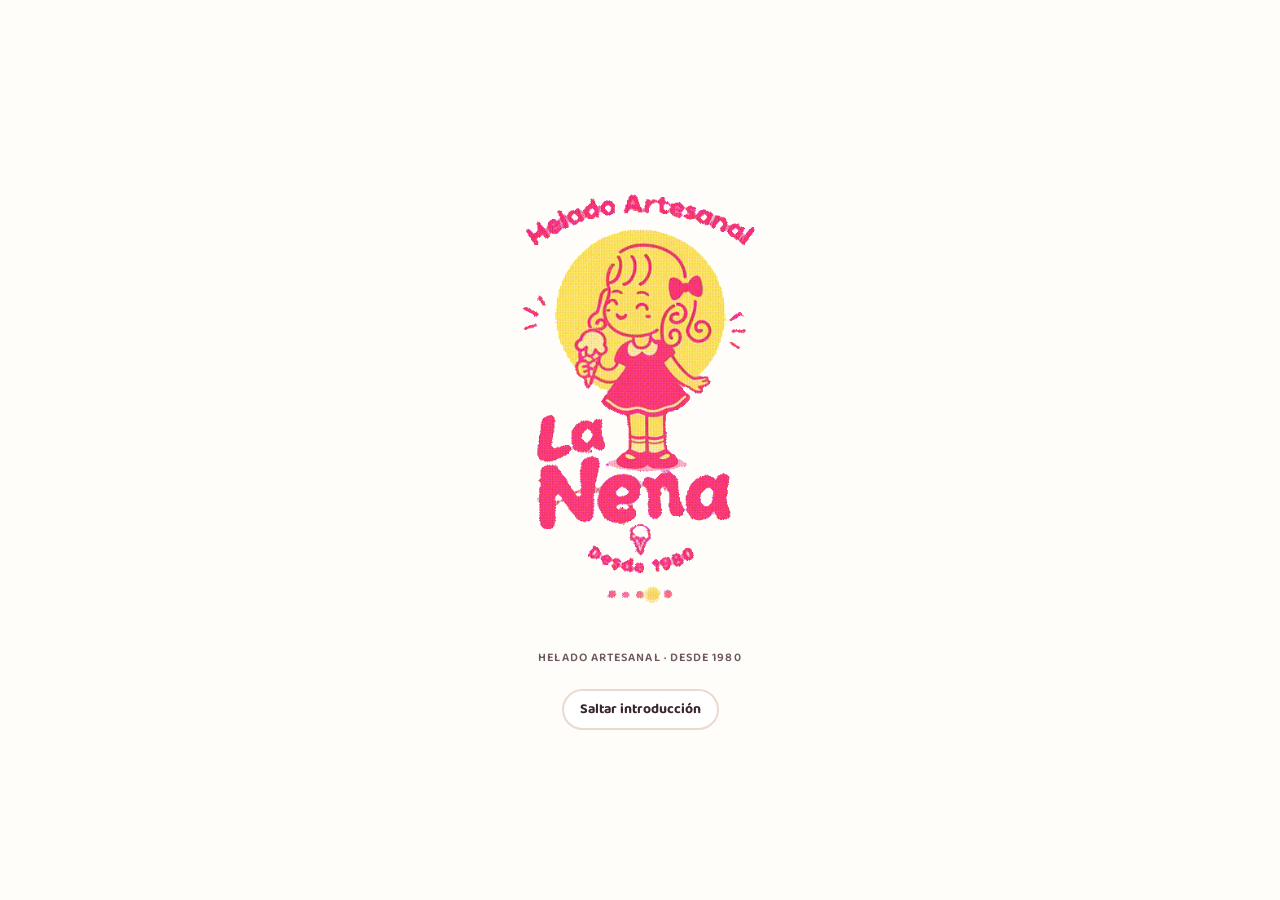
<file: index.html>
<!DOCTYPE html>
<html lang="es-AR">
<head>
  <meta charset="UTF-8" />
  <meta name="viewport" content="width=device-width, initial-scale=1, viewport-fit=cover" />
  <meta name="theme-color" content="#FFFDF9" />
  <title>Heladería La Nena · Sumá puntos con cada compra</title>
  <meta name="description" content="Club de clientes de Heladería La Nena: consultá tus puntos, canjeá premios y aprovechá tus cupones." />
  <link rel="icon" href="data:image/svg+xml,%3Csvg xmlns='http://www.w3.org/2000/svg' viewBox='0 0 64 64'%3E%3Ccircle cx='32' cy='32' r='30' fill='%23FBE995'/%3E%3Cpath d='M22 32h20L32 54z' fill='%23E9BC85'/%3E%3Cpath d='M20 32a12 12 0 0 1 24 0z' fill='%23F48C9E'/%3E%3C/svg%3E" />
  <link rel="preconnect" href="https://fonts.googleapis.com" />
  <link rel="preconnect" href="https://fonts.gstatic.com" crossorigin />
  <link href="https://fonts.googleapis.com/css2?family=Baloo+2:wght@500;600;700;800&family=Nunito:wght@400;600;700;800&display=swap" rel="stylesheet" />
  <link rel="stylesheet" href="css/styles.css" />
</head>
<body>
  <!-- Introducción (usa intro.gif; se retira del DOM al terminar, no vuelve en navegación interna) -->
  <div id="intro" class="intro" role="dialog" aria-modal="true" aria-label="Bienvenida a Heladería La Nena">
    <div class="intro__contenido">
      <div class="intro__gif-caja" id="intro-caja">
        <img id="intro-gif" src="intro.gif" alt="Animación de bienvenida de Heladería La Nena" />
      </div>
      <p class="intro__pie">Helado Artesanal · Desde 1980</p>
      <button id="intro-saltar" class="btn btn--fantasma btn--chico" type="button" hidden>Saltar introducción</button>
    </div>
  </div>

  <!-- Aplicación -->
  <div id="app" class="app" hidden>
    <header class="cabecera">
      <div class="cabecera__fila">
        <a class="marca" href="#/inicio" aria-label="Heladería La Nena — ir al inicio">
          <span class="marca__disco" id="marca-disco" aria-hidden="true"></span>
          <span class="marca__texto">
            <span class="marca__nombre">La Nena</span>
            <span class="marca__sub">Helado Artesanal · Desde 1980</span>
          </span>
        </a>
        <a id="btn-avatar" class="avatar" href="#/cuenta" aria-label="Ir a mi cuenta" hidden></a>
      </div>
      <p id="cinta-demo" class="cinta-demo" hidden>Datos de demostración: ni los puntos ni los canjes son reales.</p>
    </header>

    <main id="vista" class="vista" tabindex="-1"></main>

    <nav class="navinferior" id="nav-inferior" aria-label="Secciones principales">
      <a class="navinferior__item" href="#/inicio" data-ruta="inicio"><span class="navinferior__icono" data-icono="home"></span><span class="navinferior__texto">Inicio</span></a>
      <a class="navinferior__item" href="#/premios" data-ruta="premios"><span class="navinferior__icono" data-icono="gift"></span><span class="navinferior__texto">Premios</span></a>
      <a class="navinferior__item" href="#/cupones" data-ruta="cupones"><span class="navinferior__icono" data-icono="ticket"></span><span class="navinferior__texto">Cupones</span></a>
      <a class="navinferior__item" href="#/cuenta" data-ruta="cuenta"><span class="navinferior__icono" data-icono="user"></span><span class="navinferior__texto">Mi cuenta</span></a>
    </nav>
  </div>

  <!-- Capa para avisos (toasts) y diálogos -->
  <div id="capas"><div class="avisos" aria-live="polite"></div></div>

    <!-- Orden de carga: config → tipos → utilidades → iconos → store →
       componentes → servicios → páginas → router → arranque -->
  <script src="js/config.js"></script>
  <script src="js/types.js"></script>
  <script src="js/utils.js"></script>
  <script src="js/icons.js"></script>
  <script src="js/store.js"></script>
  <script src="js/components.js"></script>
  <script src="js/services/demo-data.js"></script>
  <script src="js/services/api.js"></script>
  <script src="js/pages/auth.js"></script>
  <script src="js/pages/home.js"></script>
  <script src="js/pages/rewards.js"></script>
  <script src="js/pages/coupons.js"></script>
  <script src="js/pages/account.js"></script>
  <script src="js/router.js"></script>
  <script src="js/app.js"></script>

</body>
</html>
</file>
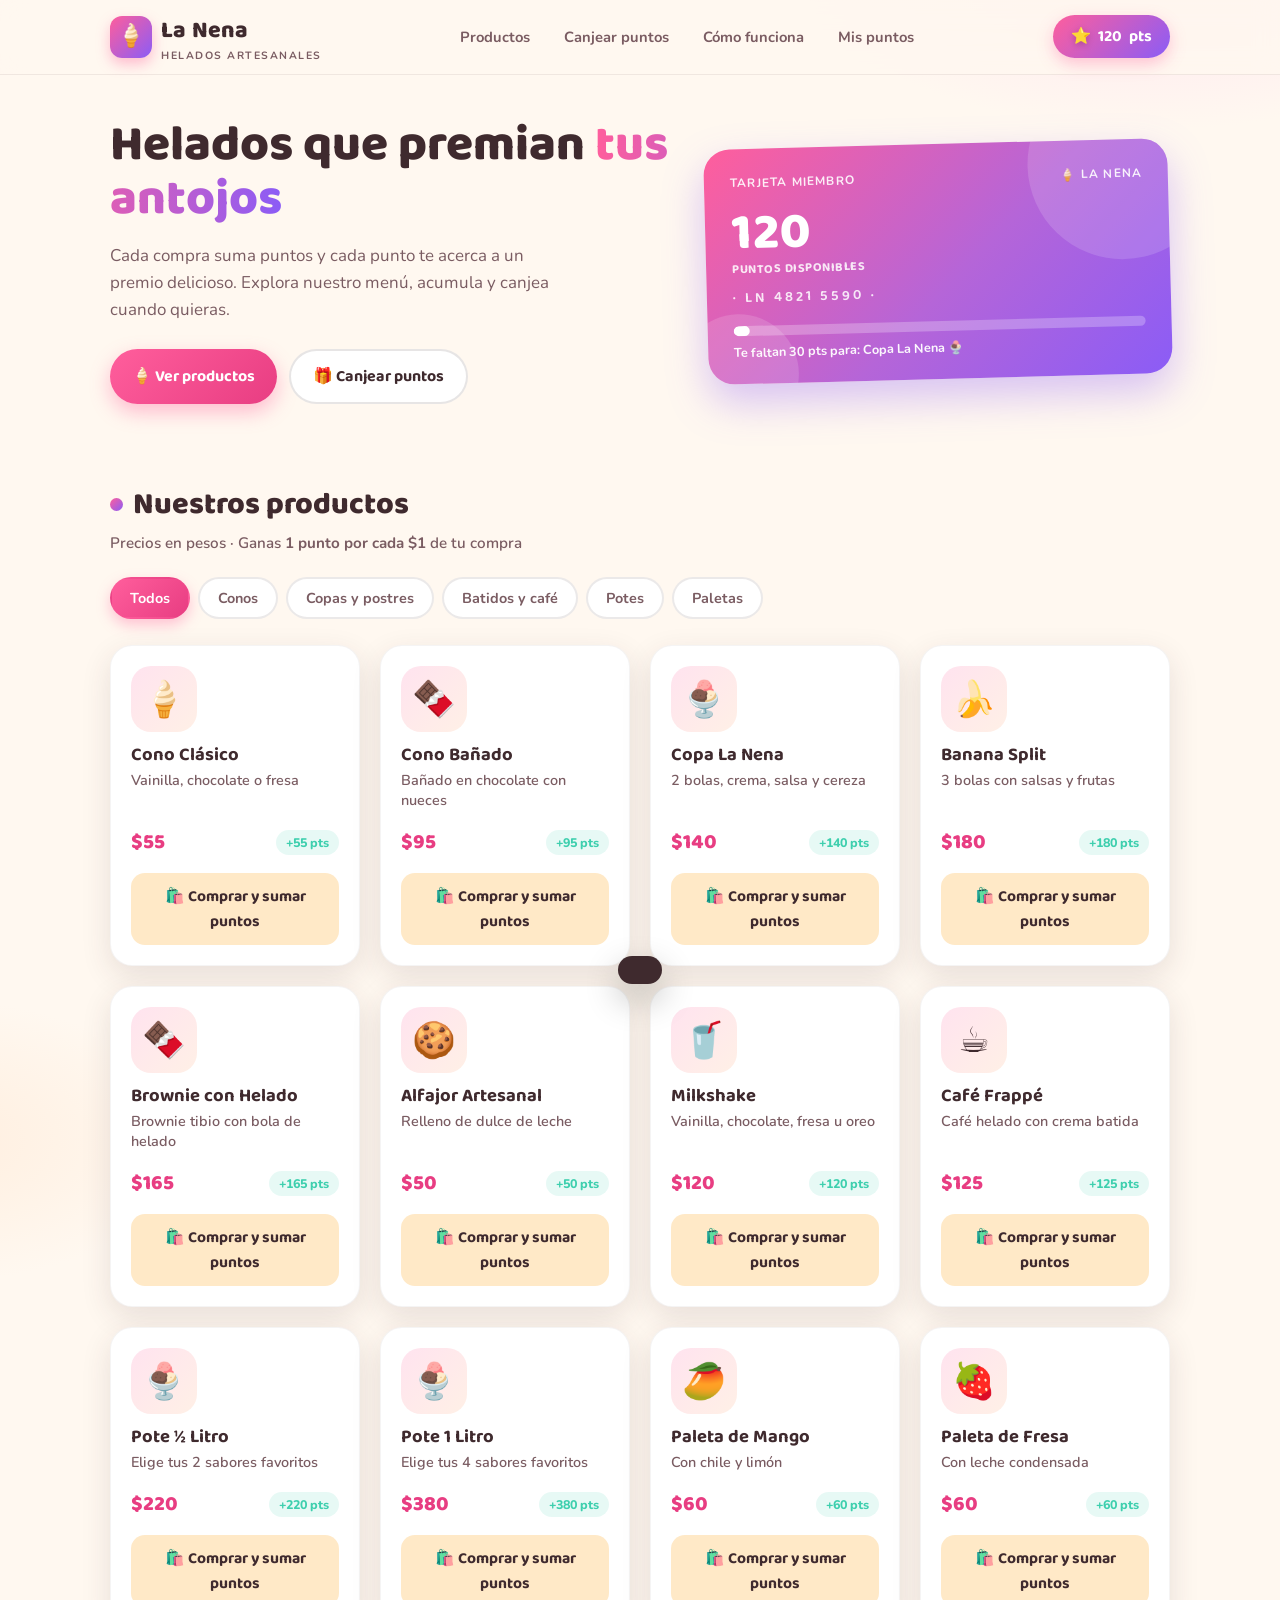
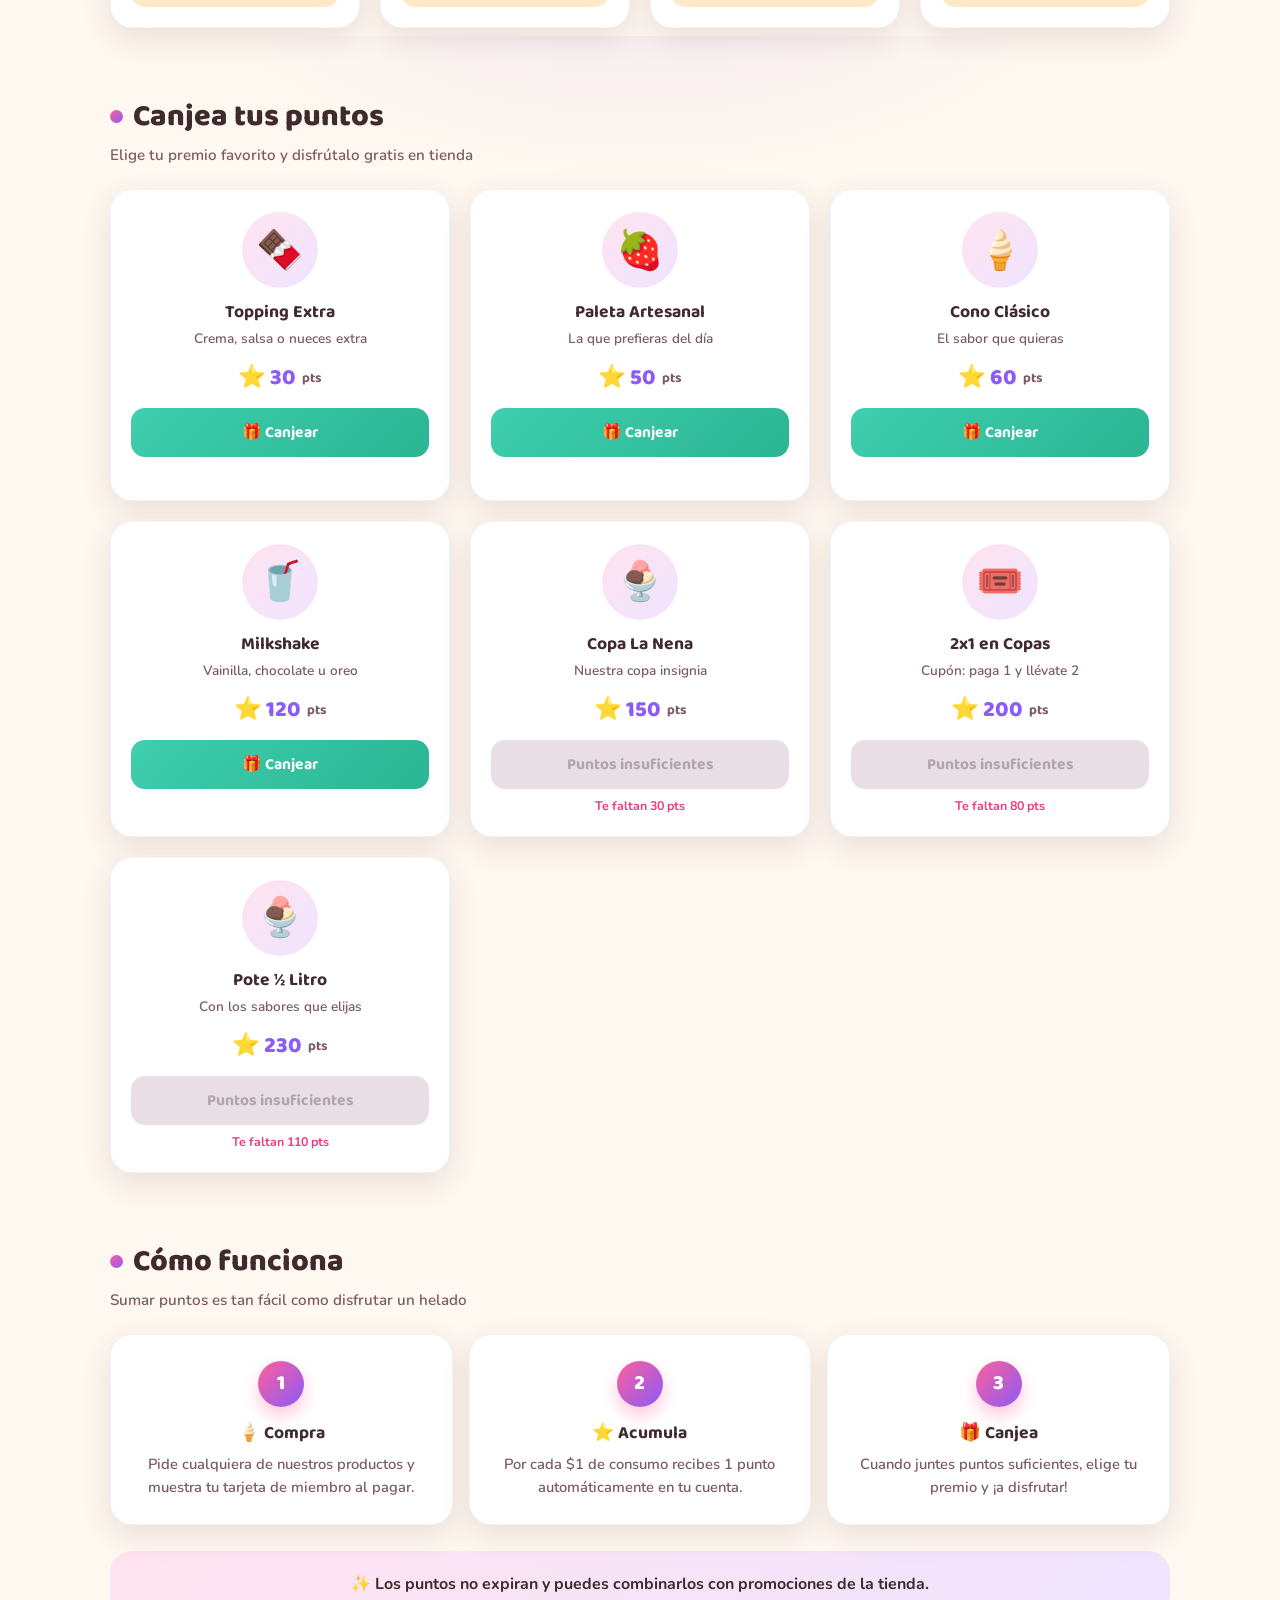
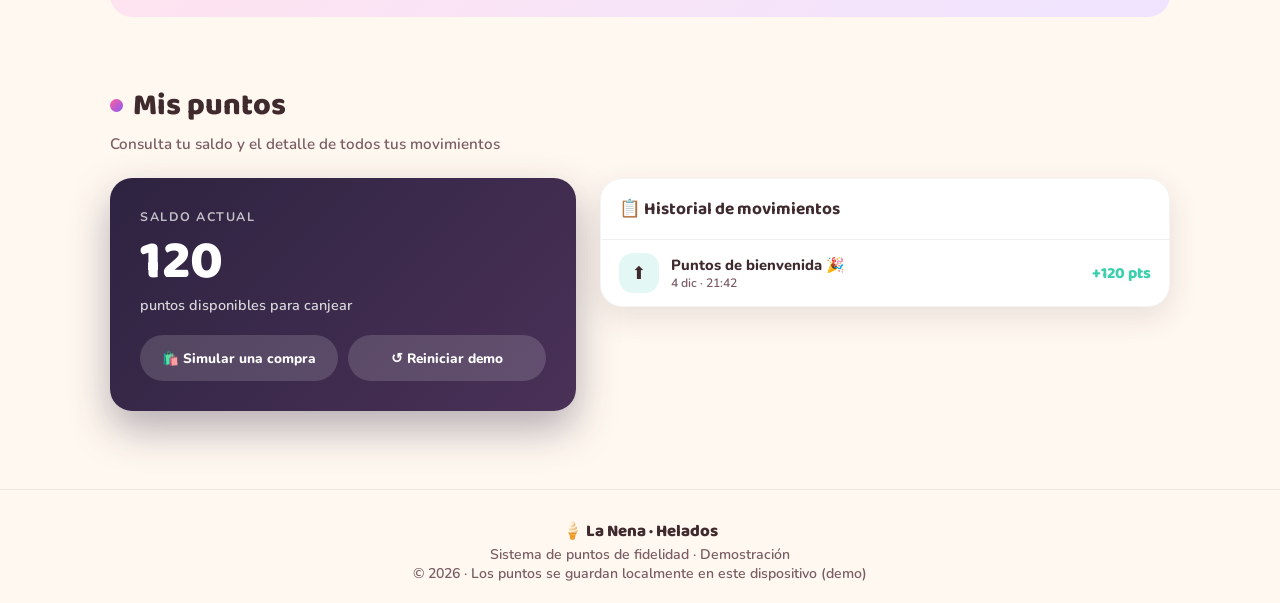
<file: index_old.html>
<!DOCTYPE html>
<html lang="es">
<head>
<meta charset="UTF-8">
<meta name="viewport" content="width=device-width, initial-scale=1.0, viewport-fit=cover">
<meta name="theme-color" content="#fff8f0">
<meta name="description" content="La Nena Helados — Sistema de puntos: mira productos, precios y canjea tus puntos por premios.">
<title>La Nena · Helados — Sistema de Puntos</title>
<link rel="preconnect" href="https://fonts.googleapis.com">
<link rel="preconnect" href="https://fonts.gstatic.com" crossorigin>
<link href="https://fonts.googleapis.com/css2?family=Baloo+2:wght@500;600;700;800&family=Nunito:wght@400;600;700;800&display=swap" rel="stylesheet">
<style>
  /* ============================================================
     La Nena · Helados — Mobile first
     Base = teléfono. Mejoras con min-width: 560px / 840px / 1080px
     ============================================================ */
  :root{
    --rosa:#ff5e9c;
    --rosa-osc:#e83d82;
    --rosa-claro:#ffe3ef;
    --uva:#8b5cf6;
    --crema:#fff8f0;
    --chocolate:#3f2a2e;
    --chocolate-suave:#7a5c62;
    --menta:#3ecfae;
    --vainilla:#ffe9c7;
    --blanco:#ffffff;
    --sombra:0 10px 30px rgba(63,42,46,.12);
    --radio:22px;
    --header-h:64px;
    --bnav-h:64px;
  }
  *{margin:0;padding:0;box-sizing:border-box}
  html{scroll-behavior:smooth}
  body{
    font-family:'Nunito',system-ui,-apple-system,'Segoe UI',sans-serif;
    background:
      radial-gradient(600px 300px at 90% -50px, #ffe3ef 0%, transparent 60%),
      radial-gradient(500px 260px at -80px 30%, #ffeede 0%, transparent 55%),
      var(--crema);
    color:var(--chocolate);
    min-height:100vh;
    overflow-x:hidden;
    /* espacio para la barra inferior fija en móvil */
    padding-bottom:calc(var(--bnav-h) + env(safe-area-inset-bottom));
  }
  h1,h2,h3,.brand,.points-pill,.price,.cost{font-family:'Baloo 2',cursive,system-ui,sans-serif}
  section{scroll-margin-top:calc(var(--header-h) + 8px)}
  button{touch-action:manipulation;-webkit-tap-highlight-color:transparent}

  /* ---------- Header (compacto en móvil) ---------- */
  header{
    position:sticky;top:0;z-index:50;
    background:rgba(255,248,240,.88);
    backdrop-filter:blur(12px);
    -webkit-backdrop-filter:blur(12px);
    border-bottom:1px solid rgba(63,42,46,.08);
  }
  .header-inner{
    max-width:1100px;margin:0 auto;
    padding:10px 16px;
    min-height:var(--header-h);
    display:flex;align-items:center;justify-content:space-between;gap:10px;
  }
  .brand{font-size:1.25rem;font-weight:800;display:flex;align-items:center;gap:9px;letter-spacing:.2px}
  .brand .logo{
    width:38px;height:38px;border-radius:12px;display:grid;place-items:center;font-size:1.25rem;flex-shrink:0;
    background:linear-gradient(135deg,var(--rosa),var(--uva));
    box-shadow:0 6px 14px rgba(255,94,156,.4);
  }
  .brand small{display:block;font-family:'Nunito';font-size:.58rem;font-weight:700;color:var(--chocolate-suave);letter-spacing:1.4px;text-transform:uppercase;line-height:1;margin-top:2px}
  /* Nav superior: solo tablet/desktop (en móvil hay barra inferior) */
  .top-nav{display:none}
  .points-pill{
    display:flex;align-items:center;gap:7px;
    background:linear-gradient(135deg,var(--rosa),var(--uva));
    color:#fff;font-weight:700;font-size:.95rem;
    padding:8px 15px;border-radius:999px;white-space:nowrap;
    box-shadow:0 6px 16px rgba(255,94,156,.35);
  }
  .points-pill .star{filter:drop-shadow(0 2px 3px rgba(0,0,0,.2));animation:twinkle 2.4s ease-in-out infinite}
  @keyframes twinkle{0%,100%{transform:scale(1) rotate(0deg)}50%{transform:scale(1.15) rotate(12deg)}}

  /* ---------- Barra de navegación inferior (solo móvil) ---------- */
  .bottom-nav{
    position:fixed;left:0;right:0;bottom:0;z-index:60;
    display:flex;justify-content:space-around;align-items:stretch;
    height:calc(var(--bnav-h) + env(safe-area-inset-bottom));
    padding-bottom:env(safe-area-inset-bottom);
    background:rgba(255,255,255,.96);
    backdrop-filter:blur(12px);
    -webkit-backdrop-filter:blur(12px);
    border-top:1px solid rgba(63,42,46,.1);
    box-shadow:0 -6px 24px rgba(63,42,46,.08);
  }
  .bn-item{
    flex:1;max-width:120px;
    display:flex;flex-direction:column;align-items:center;justify-content:center;gap:3px;
    text-decoration:none;color:var(--chocolate-suave);
    font-weight:800;font-size:.68rem;letter-spacing:.3px;
    transition:color .2s;
  }
  .bn-item .bn-ico{
    font-size:1.3rem;line-height:1;
    width:44px;height:30px;display:grid;place-items:center;border-radius:999px;
    transition:.2s;
  }
  .bn-item.active{color:var(--rosa-osc)}
  .bn-item.active .bn-ico{background:var(--rosa-claro);transform:translateY(-2px)}

  /* ---------- Hero (apilado en móvil) ---------- */
  .hero{max-width:1100px;margin:0 auto;padding:30px 16px 12px;display:grid;grid-template-columns:1fr;gap:26px;align-items:center}
  .hero h1{font-size:clamp(1.9rem,8vw,3.1rem);line-height:1.12;font-weight:800}
  .hero h1 span{background:linear-gradient(90deg,var(--rosa),var(--uva));-webkit-background-clip:text;background-clip:text;color:transparent}
  .hero p{margin-top:12px;color:var(--chocolate-suave);font-size:1rem;max-width:46ch;line-height:1.6}
  .hero-ctas{display:flex;gap:10px;margin-top:22px}
  .hero-ctas .btn{flex:1;justify-content:center;min-height:50px}
  .btn{
    border:none;cursor:pointer;font-family:'Baloo 2';font-weight:700;font-size:1rem;
    padding:13px 22px;border-radius:999px;transition:.2s;text-decoration:none;display:inline-flex;align-items:center;gap:8px;
  }
  .btn-primary{background:linear-gradient(135deg,var(--rosa),var(--rosa-osc));color:#fff;box-shadow:0 8px 20px rgba(255,94,156,.4)}
  .btn-primary:active{transform:scale(.97)}
  .btn-ghost{background:#fff;color:var(--chocolate);border:2px solid rgba(63,42,46,.12)}
  .btn-ghost:active{border-color:var(--rosa)}

  /* tarjeta miembro: recta en móvil, inclinada en desktop */
  .member-card{
    position:relative;border-radius:24px;padding:22px 22px 20px;color:#fff;overflow:hidden;
    background:linear-gradient(135deg,#ff5e9c 0%,#b565d8 55%,#8b5cf6 100%);
    box-shadow:0 18px 40px rgba(139,92,246,.35);
  }
  .member-card::before,.member-card::after{
    content:'';position:absolute;border-radius:50%;background:rgba(255,255,255,.14);
  }
  .member-card::before{width:190px;height:190px;top:-70px;right:-50px}
  .member-card::after{width:120px;height:120px;bottom:-50px;left:-30px}
  .mc-top{display:flex;justify-content:space-between;align-items:center;font-size:.75rem;font-weight:700;letter-spacing:1.2px;text-transform:uppercase;opacity:.9}
  .mc-points{margin:14px 0 6px;font-family:'Baloo 2'}
  .mc-points .num{font-size:2.8rem;font-weight:800;line-height:1}
  .mc-points .lbl{font-size:.78rem;font-weight:700;opacity:.85;letter-spacing:.5px}
  .mc-number{font-family:'Baloo 2';font-weight:600;letter-spacing:3px;font-size:.9rem;opacity:.85}
  .mc-progress{margin-top:16px;position:relative;z-index:1}
  .mc-progress .bar{height:10px;border-radius:99px;background:rgba(255,255,255,.25);overflow:hidden}
  .mc-progress .fill{height:100%;border-radius:99px;background:#fff;transition:width .6s cubic-bezier(.2,.8,.2,1)}
  .mc-progress .hint{font-size:.8rem;font-weight:700;margin-top:8px;opacity:.95}

  /* ---------- Secciones ---------- */
  section{max-width:1100px;margin:0 auto;padding:44px 16px 8px}
  .section-head{margin-bottom:20px}
  .section-head h2{font-size:1.55rem;font-weight:800;display:flex;align-items:center;gap:10px}
  .section-head h2 .dot{width:13px;height:13px;border-radius:50%;background:linear-gradient(135deg,var(--rosa),var(--uva));display:inline-block;flex-shrink:0}
  .section-head p{color:var(--chocolate-suave);font-weight:600;margin-top:4px;font-size:.95rem}

  /* chips: fila deslizable en móvil */
  .chips{
    display:flex;gap:8px;flex-wrap:nowrap;overflow-x:auto;
    padding:4px 2px 12px;margin:0 -16px;padding-left:16px;padding-right:16px;
    scrollbar-width:none;-webkit-overflow-scrolling:touch;
  }
  .chips::-webkit-scrollbar{display:none}
  .chip{
    flex:0 0 auto;
    cursor:pointer;font-family:'Nunito';font-weight:700;font-size:.9rem;
    padding:11px 18px;border-radius:999px;background:#fff;color:var(--chocolate-suave);
    border:2px solid rgba(63,42,46,.1);transition:.2s;min-height:44px;
  }
  .chip:hover{border-color:var(--rosa);color:var(--rosa-osc)}
  .chip.active{background:linear-gradient(135deg,var(--rosa),var(--rosa-osc));color:#fff;border-color:transparent;box-shadow:0 6px 14px rgba(255,94,156,.35)}

  /* grid productos: 1 col móvil → fluido hacia arriba */
  .grid{display:grid;grid-template-columns:1fr;gap:16px}
  .card{
    background:var(--blanco);border-radius:var(--radio);padding:20px;position:relative;
    box-shadow:var(--sombra);border:1px solid rgba(63,42,46,.05);
    transition:.25s;display:flex;flex-direction:column;
  }
  .card:active{transform:scale(.99)}
  .card .emoji{
    width:66px;height:66px;border-radius:20px;display:grid;place-items:center;font-size:2.2rem;
    background:linear-gradient(135deg,var(--rosa-claro),#fff0e6);margin-bottom:12px;
  }
  .card h3{font-size:1.15rem;font-weight:700;line-height:1.2}
  .card .desc{color:var(--chocolate-suave);font-size:.9rem;font-weight:600;margin-top:4px;flex:1}
  .card-foot{display:flex;align-items:center;justify-content:space-between;margin-top:16px;gap:8px}
  .price{font-size:1.3rem;font-weight:800;color:var(--rosa-osc)}
  .earn{
    font-size:.78rem;font-weight:800;color:var(--menta);
    background:rgba(62,207,174,.12);padding:4px 10px;border-radius:999px;white-space:nowrap;
  }
  .btn-buy{
    border:none;cursor:pointer;width:100%;margin-top:14px;min-height:48px;
    font-family:'Baloo 2';font-weight:700;font-size:.98rem;color:var(--chocolate);
    background:var(--vainilla);padding:11px;border-radius:14px;transition:.2s;
  }
  .btn-buy:active{transform:scale(.98)}

  /* ---------- Recompensas ---------- */
  #canjear{background:
    radial-gradient(700px 340px at 50% -80px, rgba(139,92,246,.10), transparent 65%);
  }
  .rewards-grid{display:grid;grid-template-columns:1fr;gap:16px}
  .reward{
    background:#fff;border-radius:var(--radio);padding:22px 20px;text-align:center;position:relative;
    box-shadow:var(--sombra);border:1px solid rgba(63,42,46,.05);transition:.25s;
    display:flex;flex-direction:column;align-items:center;
  }
  .reward .emoji{
    width:76px;height:76px;border-radius:50%;display:grid;place-items:center;font-size:2.4rem;
    background:linear-gradient(135deg,var(--rosa-claro),#efe4ff);margin-bottom:10px;
  }
  .reward h3{font-size:1.1rem}
  .reward .desc{font-size:.85rem;color:var(--chocolate-suave);font-weight:600;margin-top:3px}
  .cost{
    margin:12px 0;display:inline-flex;align-items:center;gap:6px;
    font-size:1.4rem;font-weight:800;color:var(--uva);
  }
  .cost small{font-size:.85rem;font-weight:700;color:var(--chocolate-suave)}
  .btn-redeem{
    border:none;cursor:pointer;font-family:'Baloo 2';font-weight:700;font-size:.98rem;
    width:100%;min-height:48px;padding:12px;border-radius:14px;color:#fff;transition:.2s;
    background:linear-gradient(135deg,var(--menta),#2bb593);
  }
  .btn-redeem:active:not(:disabled){transform:scale(.98)}
  .btn-redeem:disabled{background:#e8dee6;color:#b3a3ad;cursor:not-allowed}
  .reward .missing{font-size:.78rem;font-weight:700;color:var(--rosa-osc);margin-top:8px;min-height:1em}

  /* ---------- Cómo funciona ---------- */
  .steps{display:grid;grid-template-columns:1fr;gap:16px}
  .step{
    background:#fff;border-radius:var(--radio);padding:26px 22px;text-align:center;
    box-shadow:var(--sombra);border:1px solid rgba(63,42,46,.05);position:relative;
  }
  .step .n{
    width:46px;height:46px;margin:0 auto 12px;border-radius:50%;display:grid;place-items:center;
    font-family:'Baloo 2';font-weight:800;font-size:1.3rem;color:#fff;
    background:linear-gradient(135deg,var(--rosa),var(--uva));box-shadow:0 8px 16px rgba(255,94,156,.35);
  }
  .step h3{font-size:1.1rem;margin-bottom:6px}
  .step p{color:var(--chocolate-suave);font-size:.92rem;font-weight:600;line-height:1.55}
  .steps-cta{
    margin-top:20px;text-align:center;background:linear-gradient(135deg,var(--rosa-claro),#efe4ff);
    border-radius:var(--radio);padding:20px 18px;font-weight:700;color:var(--chocolate);font-size:.95rem;
  }

  /* ---------- Mis puntos ---------- */
  .wallet{display:grid;grid-template-columns:1fr;gap:18px;align-items:start}
  .balance-box{
    background:linear-gradient(135deg,#2d2340,#4a3157);color:#fff;border-radius:var(--radio);
    padding:26px 22px;box-shadow:0 18px 40px rgba(45,35,64,.35);
  }
  .balance-box .lbl{font-size:.78rem;letter-spacing:1.5px;text-transform:uppercase;font-weight:700;opacity:.7}
  .balance-box .big{font-family:'Baloo 2';font-size:3rem;font-weight:800;line-height:1.1;margin:8px 0 2px}
  .balance-box .sub{font-size:.9rem;font-weight:600;opacity:.8}
  .balance-actions{display:flex;gap:10px;margin-top:20px;flex-wrap:wrap}
  .balance-actions .btn-mini{flex:1;min-width:150px;min-height:46px}
  .btn-mini{
    border:none;cursor:pointer;font-family:'Nunito';font-weight:800;font-size:.85rem;
    padding:10px 16px;border-radius:999px;background:rgba(255,255,255,.15);color:#fff;transition:.2s;
  }
  .btn-mini:active{background:rgba(255,255,255,.3)}
  .history{background:#fff;border-radius:var(--radio);box-shadow:var(--sombra);border:1px solid rgba(63,42,46,.05);overflow:hidden}
  .history h3{padding:16px 18px;border-bottom:1px solid rgba(63,42,46,.07);font-size:1.08rem}
  .history ul{list-style:none;max-height:380px;overflow-y:auto}
  .history li{display:flex;align-items:center;gap:12px;padding:13px 18px;border-bottom:1px solid rgba(63,42,46,.05)}
  .history li:last-child{border-bottom:none}
  .h-ico{width:40px;height:40px;border-radius:14px;display:grid;place-items:center;font-size:1.1rem;flex-shrink:0}
  .h-ico.plus{background:rgba(62,207,174,.14)}
  .h-ico.minus{background:var(--rosa-claro)}
  .h-info{flex:1;min-width:0}
  .h-info .t{font-weight:800;font-size:.92rem}
  .h-info .d{font-size:.76rem;color:var(--chocolate-suave);font-weight:600}
  .h-amt{font-family:'Baloo 2';font-weight:800;font-size:1rem;white-space:nowrap}
  .h-amt.plus{color:var(--menta)}
  .h-amt.minus{color:var(--rosa-osc)}
  .empty{padding:36px 18px;text-align:center;color:var(--chocolate-suave);font-weight:600}

  footer{
    margin-top:56px;padding:28px 20px calc(20px + env(safe-area-inset-bottom));text-align:center;
    color:var(--chocolate-suave);font-weight:600;font-size:.88rem;
    border-top:1px solid rgba(63,42,46,.08);
  }
  footer .brand-mini{font-family:'Baloo 2';font-weight:800;color:var(--chocolate);font-size:1.05rem}

  /* ---------- Modal: bottom sheet en móvil ---------- */
  .overlay{
    position:fixed;inset:0;background:rgba(45,30,35,.55);backdrop-filter:blur(4px);
    display:grid;align-items:end;z-index:100;
    opacity:0;pointer-events:none;transition:.25s;
  }
  .overlay.open{opacity:1;pointer-events:auto}
  .modal{
    background:var(--crema);border-radius:26px 26px 0 0;max-width:100%;width:100%;
    padding:14px 22px calc(24px + env(safe-area-inset-bottom));
    text-align:center;transform:translateY(100%);transition:.3s cubic-bezier(.2,.8,.2,1);
    box-shadow:0 -20px 60px rgba(0,0,0,.35);max-height:90dvh;overflow-y:auto;
  }
  .overlay.open .modal{transform:translateY(0)}
  .modal .handle{width:44px;height:5px;border-radius:99px;background:rgba(63,42,46,.18);margin:0 auto 14px}
  .modal .big-emoji{font-size:3.6rem;line-height:1;margin-bottom:10px}
  .modal h3{font-size:1.4rem;font-weight:800}
  .modal .m-desc{color:var(--chocolate-suave);font-weight:600;font-size:.93rem;margin-top:5px}
  .m-rows{margin:18px 0;background:#fff;border-radius:18px;padding:14px 18px;border:1px solid rgba(63,42,46,.06)}
  .m-row{display:flex;justify-content:space-between;font-weight:700;font-size:.93rem;padding:6px 0}
  .m-row span:last-child{font-family:'Baloo 2'}
  .m-row.total{border-top:1px dashed rgba(63,42,46,.2);margin-top:6px;padding-top:12px}
  .m-row.total span:last-child{color:var(--menta);font-weight:800}
  .m-actions{display:flex;gap:10px}
  .m-actions .btn{flex:1;justify-content:center;min-height:50px;padding:13px 10px}

  /* ---------- Toast (sobre la barra inferior en móvil) ---------- */
  #toast{
    position:fixed;left:50%;bottom:calc(var(--bnav-h) + env(safe-area-inset-bottom) + 14px);
    transform:translateX(-50%) translateY(110px);
    background:var(--chocolate);color:#fff;font-weight:700;font-size:.93rem;
    padding:14px 22px;border-radius:999px;display:flex;align-items:center;gap:10px;
    box-shadow:0 14px 34px rgba(0,0,0,.3);z-index:200;transition:.35s cubic-bezier(.2,.8,.2,1);
    max-width:calc(100vw - 32px);text-align:center;
  }
  #toast.show{transform:translateX(-50%) translateY(0)}

  /* ---------- Confetti ---------- */
  .confetti{position:fixed;top:-16px;z-index:300;pointer-events:none;border-radius:3px;animation:fall linear forwards}
  @keyframes fall{to{transform:translateY(105vh) rotate(720deg);opacity:.9}}

  /* ============================================================
     Mejoras progresivas
     ============================================================ */

  /* ≥560px: grids de 2 columnas */
  @media (min-width:560px){
    .grid{grid-template-columns:repeat(2,1fr)}
    .rewards-grid{grid-template-columns:repeat(2,1fr)}
    .steps{grid-template-columns:repeat(3,1fr)}
    .balance-actions .btn-mini{flex:1;min-width:0}
  }

  /* ≥840px: layout de escritorio */
  @media (min-width:840px){
    :root{--header-h:70px}
    body{padding-bottom:0}
    .bottom-nav{display:none}
    .top-nav{display:flex;gap:6px}
    .bottom-nav + *{margin-top:0}
    .header-inner{padding:12px 20px}
    .brand{font-size:1.45rem}
    .brand .logo{width:42px;height:42px;font-size:1.4rem}
    .brand small{font-size:.66rem;letter-spacing:1.5px}
    .top-nav a{
      text-decoration:none;color:var(--chocolate-suave);font-weight:700;font-size:.92rem;
      padding:8px 14px;border-radius:999px;transition:.2s;
    }
    .top-nav a:hover{background:var(--rosa-claro);color:var(--rosa-osc)}
    .points-pill{font-size:1rem;padding:9px 18px}
    .hero{grid-template-columns:1.1fr .9fr;gap:28px;padding:44px 20px 20px}
    .hero h1{line-height:1.1}
    .hero p{margin-top:14px;font-size:1.06rem}
    .hero-ctas{margin-top:26px;gap:12px}
    .hero-ctas .btn{flex:0 0 auto;min-height:0}
    .hero-ctas .btn:hover{transform:translateY(-2px)}
    .btn-primary:hover{box-shadow:0 12px 26px rgba(255,94,156,.5)}
    .member-card{transform:rotate(-1.5deg);transition:.3s;border-radius:26px;padding:26px 26px 22px}
    .member-card:hover{transform:rotate(0deg) scale(1.01)}
    .mc-points .num{font-size:3.2rem}
    .mc-points{margin:18px 0 6px}
    section{padding:56px 20px 8px}
    .section-head{display:flex;align-items:flex-end;justify-content:space-between;gap:16px;flex-wrap:wrap;margin-bottom:24px}
    .section-head h2{font-size:1.9rem}
    .chips{flex-wrap:wrap;overflow:visible;margin:0;padding:0 0 26px}
    .chip{min-height:0;padding:9px 18px}
    .grid{grid-template-columns:repeat(3,1fr);gap:20px}
    .rewards-grid{grid-template-columns:repeat(3,1fr);gap:20px}
    .card:hover{transform:translateY(-5px);box-shadow:0 18px 40px rgba(63,42,46,.16)}
    .reward:hover{transform:translateY(-5px)}
    .btn-redeem:hover:not(:disabled){transform:translateY(-2px);box-shadow:0 10px 20px rgba(62,207,174,.4)}
    .steps-cta{margin-top:26px;padding:22px;font-size:1rem}
    .wallet{grid-template-columns:.9fr 1.1fr;gap:24px}
    .balance-box{padding:30px}
    .balance-box .big{font-size:3.4rem}
    /* modal centrado en desktop */
    .overlay{display:grid;place-items:center;padding:20px}
    .modal{
      border-radius:28px;max-width:400px;width:100%;
      padding:32px 28px;transform:scale(.92) translateY(12px);
      box-shadow:0 30px 70px rgba(0,0,0,.35);max-height:none;
    }
    .overlay.open .modal{transform:scale(1) translateY(0)}
    .modal .handle{display:none}
    .modal .big-emoji{font-size:4rem}
    .modal h3{font-size:1.5rem}
    #toast{bottom:26px;max-width:calc(100vw - 40px)}
    footer{margin-top:70px}
  }

  /* ≥1080px: grids de 4 columnas */
  @media (min-width:1080px){
    .grid{grid-template-columns:repeat(4,1fr)}
  }

  /* respeta preferencia de menos movimiento */
  @media (prefers-reduced-motion:reduce){
    *{animation:none!important;transition:none!important;scroll-behavior:auto!important}
  }
</style>
</head>
<body>

<header>
  <div class="header-inner">
    <div class="brand">
      <div class="logo">🍦</div>
      <div>La Nena<small>Helados artesanales</small></div>
    </div>
    <nav class="top-nav">
      <a href="#productos">Productos</a>
      <a href="#canjear">Canjear puntos</a>
      <a href="#como-funciona">Cómo funciona</a>
      <a href="#mis-puntos">Mis puntos</a>
    </nav>
    <div class="points-pill"><span class="star">⭐</span><span id="pill-points">0</span> pts</div>
  </div>
</header>

<!-- Navegación inferior: solo visible en móvil -->
<nav class="bottom-nav" aria-label="Navegación principal">
  <a href="#inicio" class="bn-item active"><span class="bn-ico">🏠</span>Inicio</a>
  <a href="#productos" class="bn-item"><span class="bn-ico">🍦</span>Productos</a>
  <a href="#canjear" class="bn-item"><span class="bn-ico">🎁</span>Canjear</a>
  <a href="#mis-puntos" class="bn-item"><span class="bn-ico">⭐</span>Puntos</a>
</nav>

<section class="hero" id="inicio">
  <div>
    <h1>Helados que premian <span>tus antojos</span></h1>
    <p>Cada compra suma puntos y cada punto te acerca a un premio delicioso. Explora nuestro menú, acumula y canjea cuando quieras.</p>
    <div class="hero-ctas">
      <a href="#productos" class="btn btn-primary">🍦 Ver productos</a>
      <a href="#canjear" class="btn btn-ghost">🎁 Canjear puntos</a>
    </div>
  </div>

  <div class="member-card">
    <div class="mc-top"><span>Tarjeta Miembro</span><span>🍦 La Nena</span></div>
    <div class="mc-points">
      <div class="num" id="card-points">0</div>
      <div class="lbl">PUNTOS DISPONIBLES</div>
    </div>
    <div class="mc-number">· LN 4821 5590 ·</div>
    <div class="mc-progress">
      <div class="bar"><div class="fill" id="progress-fill" style="width:0%"></div></div>
      <div class="hint" id="progress-hint"></div>
    </div>
  </div>
</section>

<section id="productos">
  <div class="section-head">
    <div>
      <h2><span class="dot"></span> Nuestros productos</h2>
      <p>Precios en pesos · Ganas <strong>1 punto por cada $1</strong> de tu compra</p>
    </div>
  </div>
  <div class="chips" id="chips"></div>
  <div class="grid" id="products-grid"></div>
</section>

<section id="canjear">
  <div class="section-head">
    <div>
      <h2><span class="dot"></span> Canjea tus puntos</h2>
      <p>Elige tu premio favorito y disfrútalo gratis en tienda</p>
    </div>
  </div>
  <div class="rewards-grid" id="rewards-grid"></div>
</section>

<section id="como-funciona">
  <div class="section-head">
    <div>
      <h2><span class="dot"></span> Cómo funciona</h2>
      <p>Sumar puntos es tan fácil como disfrutar un helado</p>
    </div>
  </div>
  <div class="steps">
    <div class="step">
      <div class="n">1</div>
      <h3>🍦 Compra</h3>
      <p>Pide cualquiera de nuestros productos y muestra tu tarjeta de miembro al pagar.</p>
    </div>
    <div class="step">
      <div class="n">2</div>
      <h3>⭐ Acumula</h3>
      <p>Por cada $1 de consumo recibes 1 punto automáticamente en tu cuenta.</p>
    </div>
    <div class="step">
      <div class="n">3</div>
      <h3>🎁 Canjea</h3>
      <p>Cuando juntes puntos suficientes, elige tu premio y ¡a disfrutar!</p>
    </div>
  </div>
  <div class="steps-cta">✨ Los puntos no expiran y puedes combinarlos con promociones de la tienda.</div>
</section>

<section id="mis-puntos">
  <div class="section-head">
    <div>
      <h2><span class="dot"></span> Mis puntos</h2>
      <p>Consulta tu saldo y el detalle de todos tus movimientos</p>
    </div>
  </div>
  <div class="wallet">
    <div class="balance-box">
      <div class="lbl">Saldo actual</div>
      <div class="big" id="balance-points">0</div>
      <div class="sub">puntos disponibles para canjear</div>
      <div class="balance-actions">
        <button class="btn-mini" onclick="simulateVisit()">🛍️ Simular una compra</button>
        <button class="btn-mini" onclick="resetAccount()">↺ Reiniciar demo</button>
      </div>
    </div>
    <div class="history">
      <h3>📋 Historial de movimientos</h3>
      <ul id="history-list"></ul>
    </div>
  </div>
</section>

<footer>
  <div class="brand-mini">🍦 La Nena · Helados</div>
  <div>Sistema de puntos de fidelidad · Demostración</div>
  <div id="footer-note"></div>
</footer>

<!-- Modal de canje (bottom sheet en móvil, diálogo centrado en desktop) -->
<div class="overlay" id="overlay">
  <div class="modal" role="dialog" aria-modal="true">
    <div class="handle"></div>
    <div class="big-emoji" id="m-emoji">🎁</div>
    <h3 id="m-title">Canjear premio</h3>
    <div class="m-desc" id="m-desc"></div>
    <div class="m-rows">
      <div class="m-row"><span>Tus puntos actuales</span><span id="m-current">0</span></div>
      <div class="m-row"><span>Costo del premio</span><span id="m-cost">0</span></div>
      <div class="m-row total"><span>Te quedarán</span><span id="m-remaining">0</span></div>
    </div>
    <div class="m-actions">
      <button class="btn btn-ghost" onclick="closeModal()">Cancelar</button>
      <button class="btn btn-primary" id="m-confirm">✅ Confirmar</button>
    </div>
  </div>
</div>

<div id="toast"></div>

<script>
/* ============ Datos ============ */
const CATEGORIES = [
  {id:'todos', label:'Todos'},
  {id:'conos', label:'Conos'},
  {id:'postres', label:'Copas y postres'},
  {id:'batidos', label:'Batidos y café'},
  {id:'potes', label:'Potes'},
  {id:'paletas', label:'Paletas'},
];

const PRODUCTS = [
  {id:1, name:'Cono Clásico', emoji:'🍦', desc:'Vainilla, chocolate o fresa', price:55, cat:'conos'},
  {id:2, name:'Cono Bañado', emoji:'🍫', desc:'Bañado en chocolate con nueces', price:95, cat:'conos'},
  {id:3, name:'Copa La Nena', emoji:'🍨', desc:'2 bolas, crema, salsa y cereza', price:140, cat:'postres'},
  {id:4, name:'Banana Split', emoji:'🍌', desc:'3 bolas con salsas y frutas', price:180, cat:'postres'},
  {id:5, name:'Brownie con Helado', emoji:'🍫', desc:'Brownie tibio con bola de helado', price:165, cat:'postres'},
  {id:6, name:'Alfajor Artesanal', emoji:'🍪', desc:'Relleno de dulce de leche', price:50, cat:'postres'},
  {id:7, name:'Milkshake', emoji:'🥤', desc:'Vainilla, chocolate, fresa u oreo', price:120, cat:'batidos'},
  {id:8, name:'Café Frappé', emoji:'☕', desc:'Café helado con crema batida', price:125, cat:'batidos'},
  {id:9, name:'Pote ½ Litro', emoji:'🍨', desc:'Elige tus 2 sabores favoritos', price:220, cat:'potes'},
  {id:10, name:'Pote 1 Litro', emoji:'🍨', desc:'Elige tus 4 sabores favoritos', price:380, cat:'potes'},
  {id:11, name:'Paleta de Mango', emoji:'🥭', desc:'Con chile y limón', price:60, cat:'paletas'},
  {id:12, name:'Paleta de Fresa', emoji:'🍓', desc:'Con leche condensada', price:60, cat:'paletas'},
];

const REWARDS = [
  {id:101, name:'Topping Extra', emoji:'🍫', desc:'Crema, salsa o nueces extra', cost:30},
  {id:102, name:'Paleta Artesanal', emoji:'🍓', desc:'La que prefieras del día', cost:50},
  {id:103, name:'Cono Clásico', emoji:'🍦', desc:'El sabor que quieras', cost:60},
  {id:104, name:'Milkshake', emoji:'🥤', desc:'Vainilla, chocolate u oreo', cost:120},
  {id:105, name:'Copa La Nena', emoji:'🍨', desc:'Nuestra copa insignia', cost:150},
  {id:106, name:'2x1 en Copas', emoji:'🎟️', desc:'Cupón: paga 1 y llévate 2', cost:200},
  {id:107, name:'Pote ½ Litro', emoji:'🍨', desc:'Con los sabores que elijas', cost:230},
];

/* ============ Estado ============ */
const STORE_KEY = 'laNenaPuntos_v1';
let state = load();

function load(){
  try{
    const raw = localStorage.getItem(STORE_KEY);
    if(raw){ const s = JSON.parse(raw); if(typeof s.points === 'number' && Array.isArray(s.history)) return s; }
  }catch(e){}
  return {
    points: 120,
    history: [{type:'plus', label:'Puntos de bienvenida 🎉', date: Date.now(), amount: 120}]
  };
}
function save(){ try{ localStorage.setItem(STORE_KEY, JSON.stringify(state)); }catch(e){} }

/* ============ Utilidades ============ */
const $ = id => document.getElementById(id);
const fmt = n => n.toLocaleString('es');

function toast(msg){
  const t = $('toast');
  t.textContent = msg;
  t.classList.add('show');
  clearTimeout(t._timer);
  t._timer = setTimeout(()=>t.classList.remove('show'), 2600);
}

function confetti(){
  const colors = ['#ff5e9c','#8b5cf6','#3ecfae','#ffd166','#ff8fab'];
  for(let i=0;i<46;i++){
    const c = document.createElement('div');
    c.className = 'confetti';
    const size = 6 + Math.random()*8;
    c.style.cssText = `left:${Math.random()*100}vw;width:${size}px;height:${size*.6}px;background:${colors[i%colors.length]};animation-duration:${1.6+Math.random()*1.4}s;animation-delay:${Math.random()*.5}s`;
    document.body.appendChild(c);
    setTimeout(()=>c.remove(), 3800);
  }
}

function addMovement(type, label, amount){
  state.history.unshift({type, label, date: Date.now(), amount});
  if(state.history.length > 60) state.history.pop();
}
function addPoints(amount, label){
  state.points += amount;
  addMovement('plus', label, amount);
  save(); renderAll();
}
function subtractPoints(amount, label){
  state.points = Math.max(0, state.points - amount);
  addMovement('minus', label, amount);
  save(); renderAll();
}

/* ============ Render ============ */
let currentFilter = 'todos';

function renderChips(){
  $('chips').innerHTML = CATEGORIES.map(c =>
    `<button class="chip ${c.id===currentFilter?'active':''}" onclick="setFilter('${c.id}')">${c.label}</button>`
  ).join('');
}
function setFilter(id){ currentFilter = id; renderChips(); renderProducts(); }

function renderProducts(){
  const list = PRODUCTS.filter(p => currentFilter==='todos' || p.cat===currentFilter);
  $('products-grid').innerHTML = list.map(p => `
    <div class="card">
      <div class="emoji">${p.emoji}</div>
      <h3>${p.name}</h3>
      <div class="desc">${p.desc}</div>
      <div class="card-foot">
        <span class="price">$${fmt(p.price)}</span>
        <span class="earn">+${fmt(p.price)} pts</span>
      </div>
      <button class="btn-buy" onclick="buyProduct(${p.id})">🛍️ Comprar y sumar puntos</button>
    </div>
  `).join('');
}

function renderRewards(){
  $('rewards-grid').innerHTML = REWARDS.map(r => {
    const can = state.points >= r.cost;
    const missing = can ? '' : `Te faltan ${fmt(r.cost - state.points)} pts`;
    return `
      <div class="reward">
        <div class="emoji">${r.emoji}</div>
        <h3>${r.name}</h3>
        <div class="desc">${r.desc}</div>
        <div class="cost">⭐ ${fmt(r.cost)}<small> pts</small></div>
        <button class="btn-redeem" ${can?'':'disabled'} onclick="openRedeem(${r.id})">
          ${can ? '🎁 Canjear' : 'Puntos insuficientes'}
        </button>
        <div class="missing">${missing}</div>
      </div>
    `;
  }).join('');
}

function nextTarget(){
  const sorted = [...REWARDS].sort((a,b)=>a.cost-b.cost);
  return sorted.find(r => r.cost > state.points) || null;
}

function renderPoints(){
  $('pill-points').textContent = fmt(state.points);
  $('card-points').textContent = fmt(state.points);
  $('balance-points').textContent = fmt(state.points);

  const target = nextTarget();
  const fill = $('progress-fill'), hint = $('progress-hint');
  if(target){
    const prevMax = Math.max(...REWARDS.filter(r=>r.cost<=state.points).map(r=>r.cost), 0);
    const span = target.cost - prevMax;
    const pct = span > 0 ? Math.round(((state.points - prevMax) / span) * 100) : 0;
    fill.style.width = Math.min(100, Math.max(4, pct)) + '%';
    hint.textContent = `Te faltan ${fmt(target.cost - state.points)} pts para: ${target.name} ${target.emoji}`;
  }else{
    fill.style.width = '100%';
    hint.textContent = '¡Tienes todos los premios al alcance! 🎉';
  }
}

function renderHistory(){
  const ul = $('history-list');
  if(!state.history.length){ ul.innerHTML = '<li class="empty">Aún no tienes movimientos.</li>'; return; }
  ul.innerHTML = state.history.map(h => {
    const d = new Date(h.date);
    const date = d.toLocaleDateString('es', {day:'numeric', month:'short'}) + ' · ' + d.toLocaleTimeString('es', {hour:'2-digit', minute:'2-digit'});
    return `
      <li>
        <div class="h-ico ${h.type}">${h.type==='plus' ? '⬆️' : '🎁'}</div>
        <div class="h-info"><div class="t">${h.label}</div><div class="d">${date}</div></div>
        <div class="h-amt ${h.type}">${h.type==='plus' ? '+' : '−'}${fmt(h.amount)} pts</div>
      </li>
    `;
  }).join('');
}

function renderAll(){ renderPoints(); renderRewards(); renderHistory(); }

/* ============ Acciones ============ */
function buyProduct(id){
  const p = PRODUCTS.find(x => x.id === id);
  if(!p) return;
  addPoints(p.price, `Compra: ${p.name} ${p.emoji}`);
  toast(`¡Compra registrada! +${fmt(p.price)} puntos`);
}

function simulateVisit(){
  const menu = [
    {label:'Cono Clásico 🍦', amt:55},
    {label:'Copa La Nena 🍨', amt:140},
    {label:'Milkshake 🥤', amt:120},
    {label:'Pote ½ Litro 🍨', amt:220},
  ];
  const pick = menu[Math.floor(Math.random()*menu.length)];
  addPoints(pick.amt, `Compra: ${pick.label}`);
  toast(`Compra simulada (${pick.label}) +${fmt(pick.amt)} pts`);
}

function resetAccount(){
  localStorage.removeItem(STORE_KEY);
  state = load();
  renderAll();
  toast('Cuenta reiniciada · 120 puntos de bienvenida');
}

/* ---- Modal de canje ---- */
let pendingReward = null;

function openRedeem(id){
  const r = REWARDS.find(x => x.id === id);
  if(!r) return;
  pendingReward = r;
  $('m-emoji').textContent = r.emoji;
  $('m-title').textContent = r.name;
  $('m-desc').textContent = r.desc;
  $('m-current').textContent = fmt(state.points) + ' pts';
  $('m-cost').textContent = '−' + fmt(r.cost) + ' pts';
  $('m-remaining').textContent = fmt(state.points - r.cost) + ' pts';
  $('overlay').classList.add('open');
}
function closeModal(){ $('overlay').classList.remove('open'); pendingReward = null; }

$('m-confirm').addEventListener('click', () => {
  if(!pendingReward) return;
  const r = pendingReward;
  if(state.points < r.cost){ toast('No tienes puntos suficientes 😢'); closeModal(); return; }
  subtractPoints(r.cost, `Canje: ${r.name} ${r.emoji}`);
  closeModal();
  confetti();
  toast(`¡Canje exitoso! Disfruta tu ${r.name} ${r.emoji}`);
});

$('overlay').addEventListener('click', e => { if(e.target === $('overlay')) closeModal(); });
document.addEventListener('keydown', e => { if(e.key === 'Escape') closeModal(); });

/* ---- Navegación inferior: marcar sección visible ---- */
const bnLinks = [...document.querySelectorAll('.bn-item')];
const sectionObserver = new IntersectionObserver(entries => {
  entries.forEach(e => {
    if(e.isIntersecting){
      bnLinks.forEach(l => l.classList.toggle('active', l.getAttribute('href') === '#' + e.target.id));
    }
  });
}, {rootMargin:'-40% 0px -55% 0px'});
['inicio','productos','canjear','mis-puntos'].forEach(id => {
  const el = document.getElementById(id);
  if(el) sectionObserver.observe(el);
});

/* ============ Inicio ============ */
renderChips();
renderProducts();
renderAll();
$('footer-note').textContent = '© ' + new Date().getFullYear() + ' · Los puntos se guardan localmente en este dispositivo (demo)';
</script>
</body>
</html>
</file>
<file: css/styles.css>
/* =====================================================================
   Heladería La Nena — Hoja de estilos (mobile-first)
   Tokens de diseño centralizados: ajustar acá los colores de la marca.
   ===================================================================== */

:root {
  /* Paleta inspirada en el logo */
  --rosa: #F48C9E;
  --rosa-fuerte: #E06B82;
  --rosa-profundo: #C94F68;
  --rosa-suave: #FDE7EC;
  --rosa-borde: #F6C7D1;
  --vainilla: #FBE995;
  --vainilla-suave: #FEF7DC;
  --vainilla-borde: #EFDDA4;
  --crema: #FFFDF9;
  --blanco: #FFFFFF;
  --marron: #38272D;
  --marron-70: #5C4650;
  --marron-suave: #6E5760;
  --marron-borde: #EBD9CF;
  --exito: #2F7A52;
  --exito-suave: #E3F2E9;
  --error: #B3374E;
  --error-suave: #FBE3E7;

  /* Forma y sombras (suaves, artesanales) */
  --radio-s: 12px;
  --radio-m: 16px;
  --radio-l: 20px;
  --radio-xl: 26px;
  --sombra-1: 0 1px 2px rgba(56, 39, 45, .05), 0 4px 14px rgba(56, 39, 45, .06);
  --sombra-2: 0 8px 28px rgba(56, 39, 45, .14);

  /* Tipografía redondeada con reserva del sistema */
  --fuente-titulo: "Baloo 2", "Nunito", ui-rounded, "Segoe UI", system-ui, sans-serif;
  --fuente-texto: "Nunito", ui-rounded, "Segoe UI", system-ui, sans-serif;

  --nav-altura: 70px;
  --ancho-max: 760px;
}

/* ---------------- Base ---------------- */
*, *::before, *::after { box-sizing: border-box; }
html { -webkit-text-size-adjust: 100%; }
body {
  margin: 0;
  font-family: var(--fuente-texto);
  font-size: 16px;
  line-height: 1.5;
  color: var(--marron);
  background: var(--crema);
  -webkit-font-smoothing: antialiased;
  overflow-x: hidden;
}
img { max-width: 100%; }
button { font: inherit; color: inherit; }
a { color: inherit; }
h1, h2, h3 { font-family: var(--fuente-titulo); }
:focus-visible { outline: 3px solid var(--rosa-profundo); outline-offset: 2px; border-radius: 8px; }
::selection { background: var(--rosa-suave); }
/* Tipografía de página */
.h1 { margin: 0 0 2px; font-size: 25px; font-weight: 800; line-height: 1.15; }
.h2 { margin: 0 0 12px; font-size: 19px; font-weight: 800; }
.sub { margin: 0 0 14px; color: var(--marron-70); font-weight: 600; }
.seccion-cabecera { margin-bottom: 14px; }
.nota { font-size: 13px; color: var(--marron-suave); margin: 14px 2px 0; }
.nota--demo {
  margin-top: 12px; padding: 8px 12px; border-radius: 10px;
  background: var(--vainilla-suave); border: 1.5px dashed var(--vainilla-borde);
  color: var(--marron-70); font-weight: 700;
}
.volver {
  display: inline-flex; align-items: center; gap: 6px; margin-bottom: 12px;
  font-weight: 800; font-size: 14.5px; color: var(--rosa-profundo);
  text-decoration: none; min-height: 44px;
}
.volver:hover { text-decoration: underline; }

/* ---------------- Botones ---------------- */
.btn {
  display: inline-flex; align-items: center; justify-content: center; gap: 8px;
  min-height: 48px; padding: 12px 22px; border-radius: 999px;
  border: 2px solid transparent; background: transparent;
  font-family: var(--fuente-titulo); font-weight: 700; font-size: 16px;
  color: var(--marron); cursor: pointer; text-decoration: none;
  transition: transform .12s ease, background-color .15s ease, border-color .15s ease;
  -webkit-tap-highlight-color: transparent;
}
.btn:active { transform: translateY(1px) scale(.995); }
.btn:disabled { opacity: .55; cursor: not-allowed; }
.btn--primario { background: var(--rosa); border-color: var(--rosa); }
.btn--primario:hover:not(:disabled) { background: var(--rosa-fuerte); border-color: var(--rosa-fuerte); }
.btn--secundario { background: var(--vainilla); border-color: var(--vainilla-borde); }
.btn--secundario:hover:not(:disabled) { background: var(--vainilla-suave); }
.btn--fantasma { background: var(--blanco); border-color: var(--marron-borde); }
.btn--fantasma:hover:not(:disabled) { border-color: var(--rosa); }
.btn--peligro { background: var(--error-suave); border-color: #F2C1CA; color: var(--error); }
.btn--bloque { width: 100%; }
.btn--chico { min-height: 40px; padding: 8px 16px; font-size: 14px; }
.enlace {
  background: none; border: 0; padding: 6px 2px; color: var(--rosa-profundo);
  font-weight: 800; font-size: 14.5px; cursor: pointer; text-decoration: underline;
  text-underline-offset: 3px; min-height: 44px; display: inline-flex; align-items: center;
}
.enlace--centrado { margin: 4px auto 0; display: flex; justify-content: center; }
/* ---------------- Formularios ---------------- */
.form { display: flex; flex-direction: column; gap: 4px; }
.form__doble { display: grid; grid-template-columns: 1fr 1fr; gap: 12px; }
.campo { margin-bottom: 12px; text-align: left; }
.campo__label { display: block; font-weight: 800; font-size: 14.5px; margin-bottom: 6px; }
.campo__control {
  width: 100%; min-height: 52px; padding: 12px 16px;
  border: 2px solid var(--marron-borde); border-radius: var(--radio-m);
  background: var(--blanco); font-size: 16px; font-family: inherit; color: var(--marron);
  transition: border-color .15s ease, box-shadow .15s ease;
}
.campo__control::placeholder { color: var(--marron-suave); opacity: .75; }
.campo__control:focus { outline: none; border-color: var(--rosa-fuerte); box-shadow: 0 0 0 4px var(--rosa-suave); }
.campo--invalido .campo__control { border-color: var(--error); box-shadow: 0 0 0 4px var(--error-suave); }
.campo__error { display: none; margin: 6px 2px 0; font-size: 13.5px; font-weight: 700; color: var(--error); }
.campo--invalido .campo__error { display: block; }
.campo__password { position: relative; }
.campo__password .campo__control { padding-right: 54px; }
.campo__toggle {
  position: absolute; top: 50%; right: 8px; transform: translateY(-50%);
  width: 40px; height: 40px; display: grid; place-items: center;
  border: 0; background: transparent; border-radius: 12px;
  color: var(--marron-suave); cursor: pointer;
}
.campo__toggle:hover { color: var(--marron); background: var(--crema); }
.form__error {
  display: flex; gap: 8px; align-items: flex-start; margin: 0 0 12px;
  padding: 12px 14px; border-radius: var(--radio-s);
  background: var(--error-suave); color: var(--error); font-weight: 700; font-size: 14.5px;
}
.form__error-icono { flex: none; margin-top: 1px; }
.caja-demo {
  margin-top: 18px; padding: 12px 14px; border-radius: var(--radio-s);
  background: var(--vainilla-suave); border: 1.5px dashed var(--vainilla-borde);
  font-size: 13px; color: var(--marron-70); line-height: 1.55;
}

/* ---------------- Introducción ---------------- */
.intro {
  position: fixed; inset: 0; z-index: 100; background: var(--crema);
  display: grid; place-items: center; transition: opacity .32s ease;
}
.intro--saliendo { opacity: 0; pointer-events: none; }
.intro__contenido {
  display: flex; flex-direction: column; align-items: center; gap: 22px;
  padding: 24px; text-align: center;
}
.intro__gif-caja { width: min(84vw, 430px); display: grid; place-items: center; min-height: 180px; }
#intro-gif { width: auto; height: auto; max-width: 100%; max-height: 56vh; object-fit: contain; }
.intro__pie {
  margin: 0; font-family: var(--fuente-titulo); font-weight: 600;
  letter-spacing: .09em; text-transform: uppercase; font-size: 12px; color: var(--marron-suave);
}
.intro__fallback { display: flex; flex-direction: column; align-items: center; gap: 10px; }
.intro__fallback-texto {
  margin: 0; font-family: var(--fuente-titulo); font-weight: 800;
  font-size: 26px; color: var(--rosa-profundo);
}
/* ---------------- Estructura de la app ---------------- */
.cabecera { position: sticky; top: 0; z-index: 30; background: var(--crema); border-bottom: 1px solid var(--marron-borde); }
.cabecera__fila {
  max-width: var(--ancho-max); margin: 0 auto; display: flex; align-items: center; gap: 12px;
  padding: 10px 16px; padding-top: calc(10px + env(safe-area-inset-top));
}
.marca { display: flex; align-items: center; gap: 10px; text-decoration: none; flex: 1; min-width: 0; }
.marca__disco { display: grid; place-items: center; flex: none; }
.marca__texto { display: flex; flex-direction: column; line-height: 1.05; min-width: 0; }
.marca__nombre { font-family: var(--fuente-titulo); font-weight: 800; font-size: 21px; color: var(--rosa-profundo); }
.marca__sub {
  font-size: 10.5px; font-weight: 800; letter-spacing: .09em; text-transform: uppercase;
  color: var(--marron-suave); white-space: nowrap; overflow: hidden; text-overflow: ellipsis;
}
.avatar {
  width: 42px; height: 42px; border-radius: 50%; flex: none;
  background: var(--rosa-suave); border: 2px solid var(--rosa-borde);
  display: grid; place-items: center; color: var(--rosa-profundo);
  text-decoration: none; font-weight: 800; font-size: 14px;
}
.avatar:hover { background: var(--rosa-borde); }
.cinta-demo {
  max-width: var(--ancho-max); margin: 0 auto; padding: 6px 16px;
  background: var(--vainilla); border-top: 1px solid var(--vainilla-borde);
  font-size: 12px; font-weight: 800; color: #6B4A12;
  white-space: nowrap; overflow: hidden; text-overflow: ellipsis;
}
.vista {
  max-width: var(--ancho-max); margin: 0 auto; outline: none;
  padding: 18px 16px calc(30px + var(--nav-altura) + env(safe-area-inset-bottom));
}
body.auth-mode .cabecera, body.auth-mode .cinta-demo, body.auth-mode .navinferior { display: none; }
body.auth-mode .vista {
  min-height: 100dvh; padding-bottom: 32px;
  display: flex; flex-direction: column; justify-content: center;
}

/* ---------------- Navegación inferior ---------------- */
.navinferior {
  position: fixed; left: 0; right: 0; bottom: 0; z-index: 40;
  background: var(--blanco); border-top: 1px solid var(--marron-borde);
  display: grid; grid-template-columns: repeat(4, 1fr);
  padding: 6px 8px calc(6px + env(safe-area-inset-bottom));
}
.navinferior__item {
  display: flex; flex-direction: column; align-items: center; justify-content: center; gap: 3px;
  min-height: 56px; padding: 7px 4px; border-radius: var(--radio-m);
  text-decoration: none; color: var(--marron-suave);
  font-size: 11.5px; font-weight: 800;
  transition: color .15s ease, background-color .15s ease;
  -webkit-tap-highlight-color: transparent;
}
.navinferior__item:hover { color: var(--rosa-profundo); }
.navinferior__item.es-activa { color: var(--rosa-profundo); background: var(--rosa-suave); }
.navinferior__icono { display: grid; place-items: center; }
/* ---------------- Página Inicio ---------------- */
.inicio__saludo { margin-bottom: 16px; }
.saludo__sub { margin: 0; color: var(--marron-70); font-weight: 600; }
.puntos-tarjeta {
  position: relative; overflow: hidden;
  background: var(--vainilla); border: 2px solid var(--vainilla-borde);
  border-radius: var(--radio-xl); padding: 20px 20px 22px; box-shadow: var(--sombra-1);
}
.puntos-tarjeta__deco {
  position: absolute; right: -18px; top: -14px; color: rgba(56, 39, 45, .08);
  transform: rotate(14deg); pointer-events: none;
}
.puntos-tarjeta__etiqueta {
  display: flex; align-items: center; gap: 6px; margin: 0;
  font-size: 12.5px; font-weight: 800; letter-spacing: .05em;
  text-transform: uppercase; color: var(--marron-70);
}
.puntos-tarjeta__numero { margin: 2px 0 0; font-family: var(--fuente-titulo); font-weight: 800; font-size: 54px; line-height: 1.05; }
.puntos-tarjeta__mensaje { margin: 4px 0 16px; font-weight: 700; color: var(--marron-70); }
.puntos-tarjeta__nota { margin: 2px 0; font-weight: 700; color: var(--marron-70); }
.progreso__pista {
  height: 14px; border-radius: 999px; background: var(--blanco);
  border: 1px solid var(--vainilla-borde); overflow: hidden;
}
.progreso__llenado { height: 100%; background: var(--rosa); border-radius: 999px; transition: width .5s ease; }
.progreso__meta {
  display: flex; justify-content: space-between; gap: 6px 14px; flex-wrap: wrap;
  margin-top: 8px; font-size: 13.5px; font-weight: 700; color: var(--marron-70);
}
.puntos-cta {
  display: flex; align-items: center; gap: 12px;
  background: var(--blanco); border: 2px dashed var(--rosa-borde);
  border-radius: var(--radio-m); padding: 12px 14px;
}
.puntos-cta > svg { color: var(--rosa-profundo); flex: none; }
.puntos-cta__texto { flex: 1; min-width: 0; }
.puntos-cta__texto strong { display: block; font-family: var(--fuente-titulo); }
.puntos-cta__texto span { font-size: 13px; color: var(--marron-suave); }
.caja-como {
  margin-top: 14px; background: var(--blanco); border: 2px solid var(--vainilla-borde);
  border-radius: var(--radio-m); padding: 14px 16px; font-size: 14.5px;
}
.caja-como__titulo { margin: 0 0 6px; font-family: var(--fuente-titulo); font-weight: 700; }
.caja-como ol { margin: 0; padding-left: 20px; display: grid; gap: 4px; }
.accesos { display: grid; grid-template-columns: repeat(3, 1fr); gap: 10px; margin: 18px 0 6px; }
.acceso {
  display: flex; flex-direction: column; align-items: center; gap: 7px; text-align: center;
  padding: 14px 8px; background: var(--blanco); border: 2px solid var(--marron-borde);
  border-radius: var(--radio-m); text-decoration: none; font-weight: 800; font-size: 13.5px;
  transition: border-color .15s ease, transform .12s ease;
}
.acceso:hover { border-color: var(--rosa); transform: translateY(-1px); }
.acceso__icono { width: 46px; height: 46px; border-radius: 50%; display: grid; place-items: center; background: var(--vainilla); color: var(--marron); }
/* ---------------- Promociones ---------------- */
.promos { margin-top: 22px; }
.promo {
  display: flex; gap: 14px; align-items: flex-start;
  background: var(--blanco); border: 2px solid var(--marron-borde);
  border-radius: var(--radio-l); padding: 16px; margin-bottom: 12px; box-shadow: var(--sombra-1);
}
.promo__icono {
  flex: none; width: 48px; height: 48px; border-radius: 16px;
  background: var(--rosa-suave); color: var(--rosa-profundo); display: grid; place-items: center;
}
.promo__titulo { margin: 0 0 2px; font-size: 17px; }
.promo__texto { margin: 0 0 6px; font-size: 14.5px; color: var(--marron-70); }
.promo__meta { display: flex; align-items: center; gap: 6px; flex-wrap: wrap; margin: 0; font-size: 12.5px; font-weight: 800; color: var(--marron-suave); }
.promo__condiciones { margin-top: 8px; font-size: 13.5px; color: var(--marron-70); }
.promo__condiciones summary, .cupon__condiciones summary {
  cursor: pointer; font-weight: 800; color: var(--rosa-profundo); min-height: 32px; display: flex; align-items: center;
}
.promo__condiciones p, .cupon__condiciones p { margin: 6px 0 2px; }

/* ---------------- Premios ---------------- */
.saldo-linea {
  display: inline-flex; align-items: center; gap: 8px; margin: 2px 0 16px;
  background: var(--vainilla-suave); border: 1.5px solid var(--vainilla-borde);
  border-radius: 999px; padding: 8px 14px; font-weight: 700; font-size: 14px; color: var(--marron);
}
.premios__grilla { display: grid; grid-template-columns: 1fr; gap: 14px; }
.premio {
  display: flex; flex-direction: column; text-align: left; width: 100%;
  background: var(--blanco); border: 2px solid var(--marron-borde);
  border-radius: var(--radio-l); padding: 16px; box-shadow: var(--sombra-1);
  cursor: pointer; font: inherit; color: inherit;
  transition: transform .12s ease, border-color .15s ease, box-shadow .15s ease;
}
.premio:hover:not(:disabled) { transform: translateY(-2px); border-color: var(--rosa); box-shadow: var(--sombra-2); }
.premio:disabled { cursor: default; }
.premio--no-disponible { opacity: .68; }
.premio__media {
  width: 62px; height: 62px; border-radius: 20px; margin-bottom: 12px;
  background: var(--vainilla); color: var(--rosa-profundo); display: grid; place-items: center;
}
.premio__nombre { margin: 0 0 4px; font-size: 17.5px; line-height: 1.2; }
.premio__desc { margin: 0 0 12px; font-size: 14px; color: var(--marron-70); flex: 1; }
.premio__pie { display: flex; align-items: center; justify-content: space-between; gap: 8px; flex-wrap: wrap; }
.premio__costo { background: var(--rosa); color: var(--marron); font-weight: 800; font-size: 13.5px; padding: 6px 12px; border-radius: 999px; }
.premio__falta { font-size: 12.5px; font-weight: 700; color: var(--error); }
.premio__ver { font-weight: 800; font-size: 13.5px; color: var(--rosa-profundo); display: inline-flex; align-items: center; gap: 4px; }
/* ---------------- Canje (modal) ---------------- */
.canje__hero { display: flex; gap: 14px; align-items: flex-start; margin-bottom: 14px; }
.canje__media {
  flex: none; width: 62px; height: 62px; border-radius: 20px;
  background: var(--vainilla); color: var(--rosa-profundo); display: grid; place-items: center;
}
.canje__desc { margin: 0 0 8px; font-size: 14.5px; color: var(--marron-70); }
.canje__lista { margin: 0 0 4px; padding: 0; list-style: none; }
.canje__lista li {
  display: flex; justify-content: space-between; gap: 12px;
  padding: 9px 0; border-bottom: 1px dashed var(--marron-borde); font-size: 14.5px;
}
.canje__lista li:last-child { border-bottom: 0; }
.condiciones-caja {
  margin-top: 12px; background: var(--crema); border: 1.5px solid var(--marron-borde);
  border-radius: var(--radio-s); padding: 12px 14px; font-size: 13.5px; color: var(--marron-70);
}
.aviso-falta {
  display: flex; gap: 8px; align-items: flex-start; margin: 12px 0 0;
  background: var(--error-suave); color: var(--error);
  border-radius: var(--radio-s); padding: 12px 14px; font-weight: 700; font-size: 14px;
}
.exito-canje { text-align: center; padding: 6px 0; }
.exito-canje__icono {
  width: 66px; height: 66px; margin: 0 auto 10px; border-radius: 50%;
  background: var(--exito-suave); color: var(--exito); display: grid; place-items: center;
}
.codigo-caja {
  display: flex; align-items: center; justify-content: space-between; gap: 10px;
  background: var(--vainilla); border: 2px dashed var(--vainilla-borde);
  border-radius: var(--radio-s); padding: 12px 14px; margin-top: 14px;
}
.codigo-caja code, .cupon__codigo code {
  font-family: ui-monospace, "Courier New", monospace; font-size: 15.5px;
  font-weight: 800; letter-spacing: .06em; overflow-wrap: anywhere;
}
.modal__texto { margin: 0 0 10px; font-size: 15px; }
.modal__texto--suave { color: var(--marron-70); font-size: 13.5px; }

/* ---------------- Cupones ---------------- */
.tabs {
  display: flex; gap: 4px; margin: 4px 0 16px;
  background: var(--vainilla-suave); border: 1.5px solid var(--vainilla-borde);
  border-radius: 999px; padding: 4px;
}
.tabs__tab {
  flex: 1; min-height: 42px; border: 0; background: transparent; border-radius: 999px;
  font-weight: 800; font-size: 13px; color: var(--marron-suave); cursor: pointer;
  display: inline-flex; align-items: center; justify-content: center; gap: 6px;
  transition: background-color .15s ease, color .15s ease;
}
.tabs__tab[aria-selected="true"] { background: var(--blanco); color: var(--marron); box-shadow: var(--sombra-1); }
.tabs__tab .contador { background: var(--rosa-suave); color: var(--rosa-profundo); border-radius: 999px; font-size: 11px; padding: 1px 7px; }
.cupon {
  background: var(--blanco); border: 2px solid var(--marron-borde);
  border-radius: var(--radio-l); padding: 16px; margin-bottom: 12px; box-shadow: var(--sombra-1);
}
.cupon--destacado { border-color: var(--rosa); box-shadow: 0 4px 18px rgba(244, 140, 158, .28); }
.cupon--apagado { opacity: .78; }
.cupon__cabecera { display: flex; justify-content: space-between; align-items: flex-start; gap: 10px; margin-bottom: 2px; }
.cupon__nombre { margin: 0; font-size: 17px; }
.cupon__beneficio { margin: 0 0 10px; font-size: 14.5px; color: var(--marron-70); font-weight: 600; }
.cupon__codigo {
  display: flex; align-items: center; justify-content: space-between; gap: 10px;
  background: var(--vainilla-suave); border: 2px dashed var(--vainilla-borde);
  border-radius: var(--radio-s); padding: 10px 12px; margin-bottom: 8px;
}
.cupon__meta { display: flex; align-items: center; gap: 6px; flex-wrap: wrap; margin: 8px 0 0; font-size: 13px; font-weight: 700; color: var(--marron-suave); }
.cupon__condiciones { margin-top: 8px; font-size: 13.5px; color: var(--marron-70); }
.chip {
  display: inline-flex; align-items: center; border-radius: 999px; padding: 4px 10px;
  font-size: 12px; font-weight: 800; letter-spacing: .02em; white-space: nowrap;
}
.chip--disponible { background: var(--exito-suave); color: var(--exito); }
.chip--utilizado { background: var(--marron-borde); color: var(--marron-70); }
.chip--vencido { background: var(--error-suave); color: var(--error); }
.chip--puntos { background: var(--vainilla); color: var(--marron); font-size: 13px; }
/* ---------------- Mi cuenta / movimientos ---------------- */
.tarjeta {
  background: var(--blanco); border: 2px solid var(--marron-borde);
  border-radius: var(--radio-l); padding: 18px; box-shadow: var(--sombra-1);
}
.perfil { display: flex; flex-direction: column; gap: 14px; }
.perfil__cabecera { display: flex; align-items: center; gap: 14px; }
.avatar-iniciales {
  width: 60px; height: 60px; border-radius: 50%; flex: none;
  background: var(--rosa); color: var(--marron);
  display: grid; place-items: center; font-family: var(--fuente-titulo); font-weight: 800; font-size: 22px;
}
.perfil__nombre { margin: 0; font-size: 20px; }
.perfil__sub { margin: 0; font-size: 13.5px; color: var(--marron-suave); font-weight: 700; }
.perfil__datos { border-top: 1.5px dashed var(--marron-borde); }
.perfil__fila {
  display: flex; justify-content: space-between; align-items: center; gap: 10px;
  padding: 12px 0; border-bottom: 1.5px dashed var(--marron-borde); font-size: 14.5px;
}
.perfil__fila:last-child { border-bottom: 0; }
.perfil__etiqueta { color: var(--marron-suave); font-weight: 700; }
.perfil__dato { font-weight: 800; text-align: right; overflow-wrap: anywhere; }
.dni-fila { display: inline-flex; align-items: center; gap: 8px; }
.btn-icono {
  width: 34px; height: 34px; border-radius: 10px; flex: none;
  border: 1.5px solid var(--marron-borde); background: var(--crema);
  display: grid; place-items: center; cursor: pointer; color: var(--marron-70);
}
.btn-icono:hover { color: var(--rosa-profundo); border-color: var(--rosa); }
.cuenta__acciones { display: grid; gap: 10px; margin-top: 18px; }
.saldo-mini { display: flex; align-items: center; justify-content: space-between; gap: 10px; margin-bottom: 14px; padding: 14px 18px; }
.saldo-mini__etiqueta { display: inline-flex; align-items: center; gap: 6px; color: var(--marron-70); font-weight: 700; font-size: 14px; }
.saldo-mini strong { font-family: var(--fuente-titulo); font-size: 21px; }
.movs {
  list-style: none; margin: 0; padding: 4px 16px;
  background: var(--blanco); border: 2px solid var(--marron-borde);
  border-radius: var(--radio-l); box-shadow: var(--sombra-1);
}
.mov { display: flex; align-items: center; gap: 12px; padding: 13px 0; border-bottom: 1.5px dashed var(--marron-borde); }
.mov:last-child { border-bottom: 0; }
.mov__icono { flex: none; width: 42px; height: 42px; border-radius: 14px; display: grid; place-items: center; }
.mov__icono--compra { background: var(--vainilla); color: var(--marron); }
.mov__icono--canje { background: var(--rosa-suave); color: var(--rosa-profundo); }
.mov__icono--ajuste { background: var(--marron-borde); color: var(--marron-70); }
.mov__texto { flex: 1; min-width: 0; }
.mov__desc { margin: 0; font-weight: 700; font-size: 14.5px; overflow-wrap: anywhere; }
.mov__fecha { margin: 0; font-size: 12.5px; color: var(--marron-suave); font-weight: 700; }
.mov__puntos { font-family: var(--fuente-titulo); font-weight: 800; font-size: 15.5px; white-space: nowrap; }
.mov__puntos--positivo { color: var(--exito); }
.mov__puntos--negativo { color: var(--error); }
/* ---------------- Estados de interfaz ---------------- */
.estado { display: flex; flex-direction: column; align-items: center; text-align: center; gap: 6px; padding: 34px 18px; }
.estado__icono {
  width: 70px; height: 70px; border-radius: 50%; margin-bottom: 6px;
  background: var(--vainilla); color: var(--marron); display: grid; place-items: center;
}
.estado--error .estado__icono { background: var(--error-suave); color: var(--error); }
.estado__titulo { margin: 0; font-size: 19px; }
.estado__texto { margin: 0 0 10px; color: var(--marron-70); font-size: 14.5px; max-width: 46ch; }
.spinner { display: inline-grid; place-items: center; color: var(--rosa-profundo); }
.spinner svg { animation: giro 1s linear infinite; }
.spinner--chico svg { animation-duration: .9s; }
@keyframes giro { to { transform: rotate(360deg); } }

/* ---------------- Modales ---------------- */
.modal-fondo {
  position: fixed; inset: 0; z-index: 60; background: rgba(56, 39, 45, .46);
  display: grid; place-items: center; padding: 18px; animation: aparecer .18s ease;
}
.modal {
  width: 100%; max-width: 440px; max-height: min(86dvh, 720px); overflow: auto;
  background: var(--blanco); border-radius: var(--radio-xl); box-shadow: var(--sombra-2);
  animation: saltar .2s ease;
}
.modal__cabecera { display: flex; align-items: center; justify-content: space-between; gap: 10px; padding: 16px 18px 8px; }
.modal__titulo { margin: 0; font-size: 19px; line-height: 1.2; }
.modal__cerrar {
  width: 38px; height: 38px; border: 0; border-radius: 12px; flex: none;
  background: var(--crema); display: grid; place-items: center;
  cursor: pointer; color: var(--marron-70);
}
.modal__cerrar:hover { color: var(--marron); }
.modal__cuerpo { padding: 8px 18px 6px; }
.modal__pie { display: flex; gap: 10px; justify-content: flex-end; flex-wrap: wrap; padding: 12px 18px 18px; }
.modal__pie .btn { flex: 1; min-width: 130px; }
@keyframes aparecer { from { opacity: 0; } }
@keyframes saltar { from { transform: translateY(14px) scale(.98); opacity: 0; } }

/* ---------------- Avisos (toasts) ---------------- */
.avisos {
  position: fixed; left: 0; right: 0; bottom: calc(var(--nav-altura) + env(safe-area-inset-bottom) + 12px);
  z-index: 80; display: flex; flex-direction: column; align-items: center; gap: 8px;
  pointer-events: none; padding: 0 16px;
}
body.auth-mode .avisos { bottom: 20px; }
.toast {
  display: flex; align-items: center; gap: 8px; max-width: 480px;
  background: var(--marron); color: var(--crema);
  border-radius: 999px; padding: 11px 18px; font-weight: 700; font-size: 14px;
  box-shadow: var(--sombra-2); opacity: 0; transform: translateY(8px);
  transition: opacity .25s ease, transform .25s ease;
}
.toast--visible { opacity: 1; transform: translateY(0); }
.toast--exito svg { color: #8FD4AE; }
.toast--error svg { color: #F3A9B6; }
/* ---------------- Pantallas de acceso (auth) ---------------- */
.auth { width: 100%; max-width: 440px; margin: 0 auto; }
.auth__marca { display: flex; flex-direction: column; align-items: center; text-align: center; gap: 6px; margin-bottom: 20px; }
.auth__titulo { margin: 4px 0 0; font-size: 26px; }
.auth__sub { margin: 0; color: var(--marron-70); font-weight: 600; }
.auth__pie { text-align: center; margin: 16px 0 0; font-weight: 600; }

/* ---------------- Responsive: tablet y desktop ---------------- */
@media (min-width: 540px) {
  .premios__grilla { grid-template-columns: 1fr 1fr; }
  .h1 { font-size: 28px; }
}
@media (min-width: 900px) {
  .premios__grilla { grid-template-columns: repeat(3, 1fr); }
  .accesos { max-width: 560px; }
  .puntos-tarjeta { max-width: 640px; }
}
@media (min-width: 1000px) {
  .inicio__grilla, .inicio { max-width: var(--ancho-max); }
}

/* ---------------- Accesibilidad ---------------- */
@media (prefers-reduced-motion: reduce) {
  *, *::before, *::after {
    animation-duration: .01ms !important;
    animation-iteration-count: 1 !important;
    transition-duration: .01ms !important;
  }
  .spinner svg { animation: none !important; }
}

@media print {
  .navinferior, .cabecera, .intro, .avisos { display: none !important; }
}
</file>
